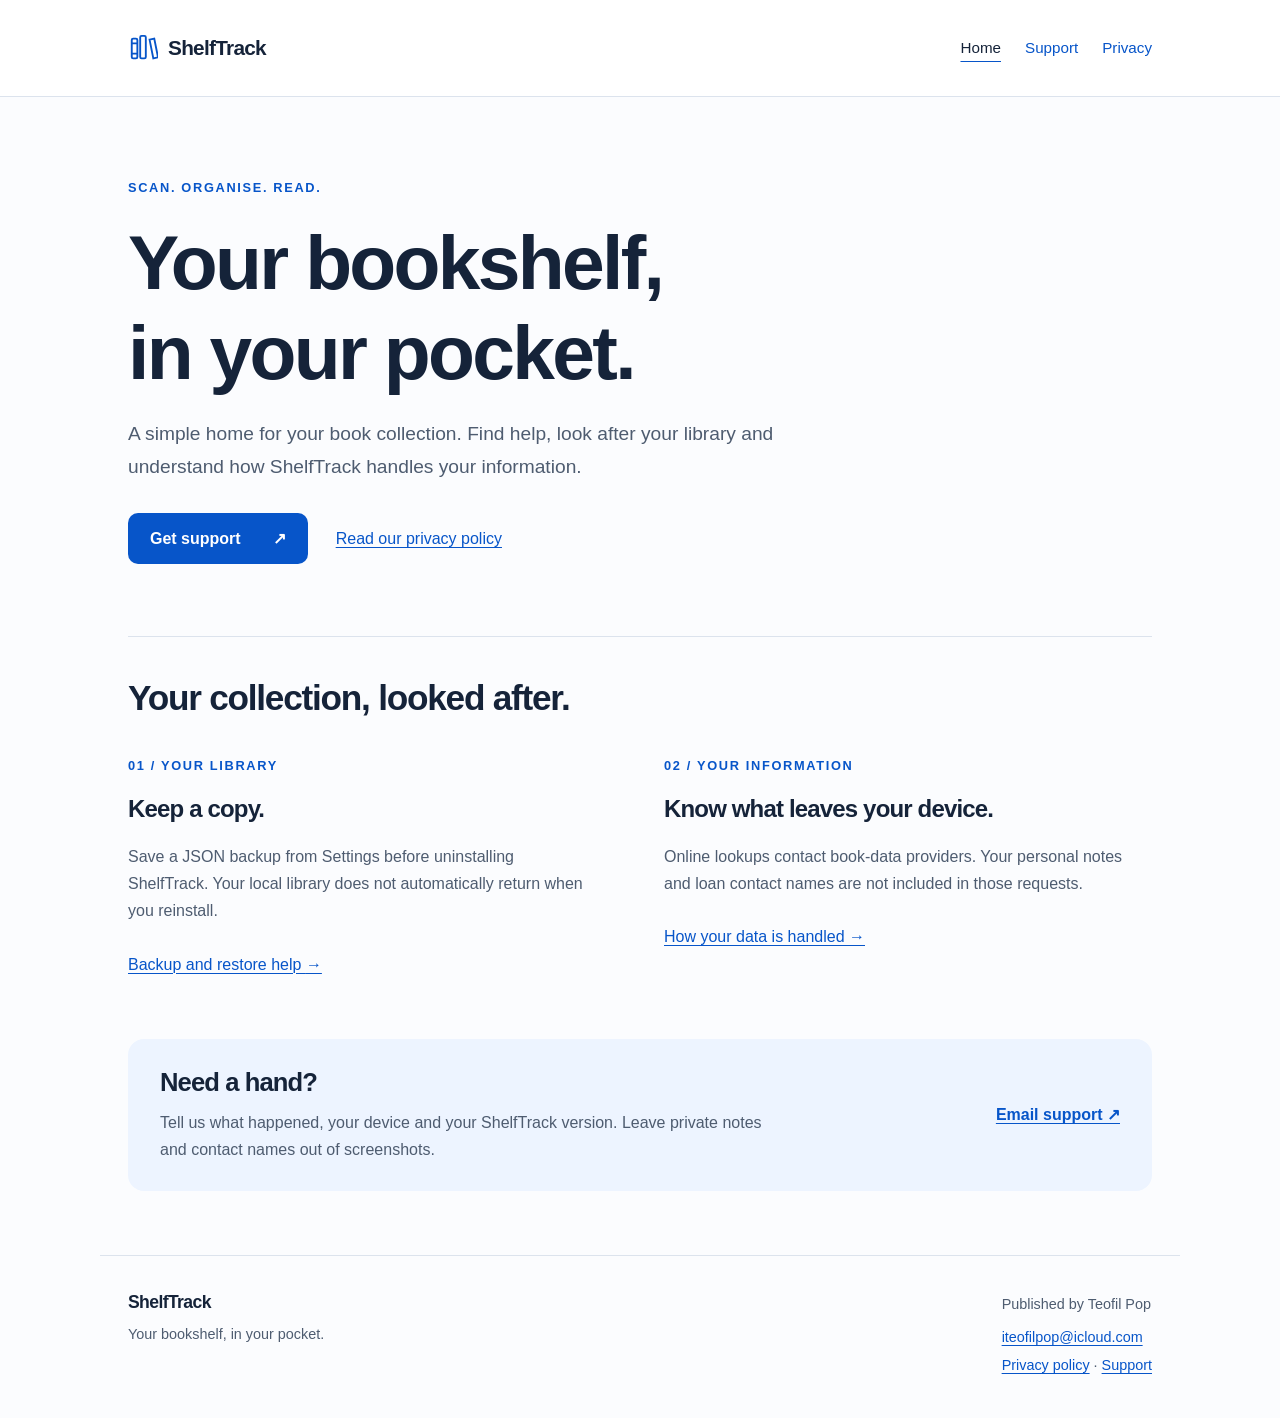
<file: index.html>
<!doctype html>
<html lang="en">
<head>
<meta charset="utf-8">
<meta name="viewport" content="width=device-width, initial-scale=1">
<meta name="description" content="ShelfTrack support and privacy information. Your bookshelf, in your pocket. Scan. Organise. Read.">
<meta name="color-scheme" content="light">
<title>Support &amp; privacy · ShelfTrack</title>
<link rel="icon" href="./assets/favicon.svg" type="image/svg+xml">
<link rel="stylesheet" href="./assets/styles.css">
</head>
<body>
<a class="skip" href="#main">Skip to content</a>
<header class="site-header"><div class="header-inner"><a class="brand" href="./" aria-label="ShelfTrack home"><svg aria-hidden="true" viewBox="0 0 32 32" width="30" height="30" fill="none" stroke="currentColor" stroke-width="2"><rect x="4" y="6" width="6" height="21" rx="1.5"/><path d="M4 11h6M4 22h6"/><rect x="13" y="3" width="6" height="24" rx="1.5"/><path d="m23 7 5-1 4 20-5 1z"/></svg><span>ShelfTrack</span></a><nav aria-label="Main navigation"><a href="./" aria-current="page">Home</a><a href="./support/">Support</a><a href="./privacy/">Privacy</a></nav></div></header>
<main id="main" tabindex="-1"><section class="hero"><p class="eyebrow">Scan. Organise. Read.</p><h1>Your bookshelf,<br>in your pocket.</h1><p class="lead">A simple home for your book collection. Find help, look after your library and understand how ShelfTrack handles your information.</p><div class="actions"><a class="button" href="support/">Get support <span aria-hidden="true">↗</span></a><a class="text-link" href="privacy/">Read our privacy policy</a></div></section>
<section class="essentials" aria-labelledby="essentials-title"><h2 id="essentials-title">Your collection, looked after.</h2><div class="info-grid"><article><p class="step">01 / Your library</p><h3>Keep a copy.</h3><p>Save a JSON backup from Settings before uninstalling ShelfTrack. Your local library does not automatically return when you reinstall.</p><a href="support/#protect-your-collection">Backup and restore help <span aria-hidden="true">→</span></a></article><article><p class="step">02 / Your information</p><h3>Know what leaves your device.</h3><p>Online lookups contact book-data providers. Your personal notes and loan contact names are not included in those requests.</p><a href="privacy/">How your data is handled <span aria-hidden="true">→</span></a></article></div></section>
<section class="contact"><div><h2>Need a hand?</h2><p>Tell us what happened, your device and your ShelfTrack version. Leave private notes and contact names out of screenshots.</p></div><a href="mailto:iteofilpop@icloud.com">Email support <span aria-hidden="true">↗</span></a></section></main>
<footer class="site-footer"><div><a class="brand" href="./">ShelfTrack</a><p>Your bookshelf, in your pocket.</p></div><div><p>Published by Teofil Pop</p><a href="mailto:iteofilpop@icloud.com">iteofilpop@icloud.com</a><p><a href="./privacy/">Privacy policy</a> <span aria-hidden="true">·</span> <a href="./support/">Support</a></p></div></footer>
</body>
</html>
</file>
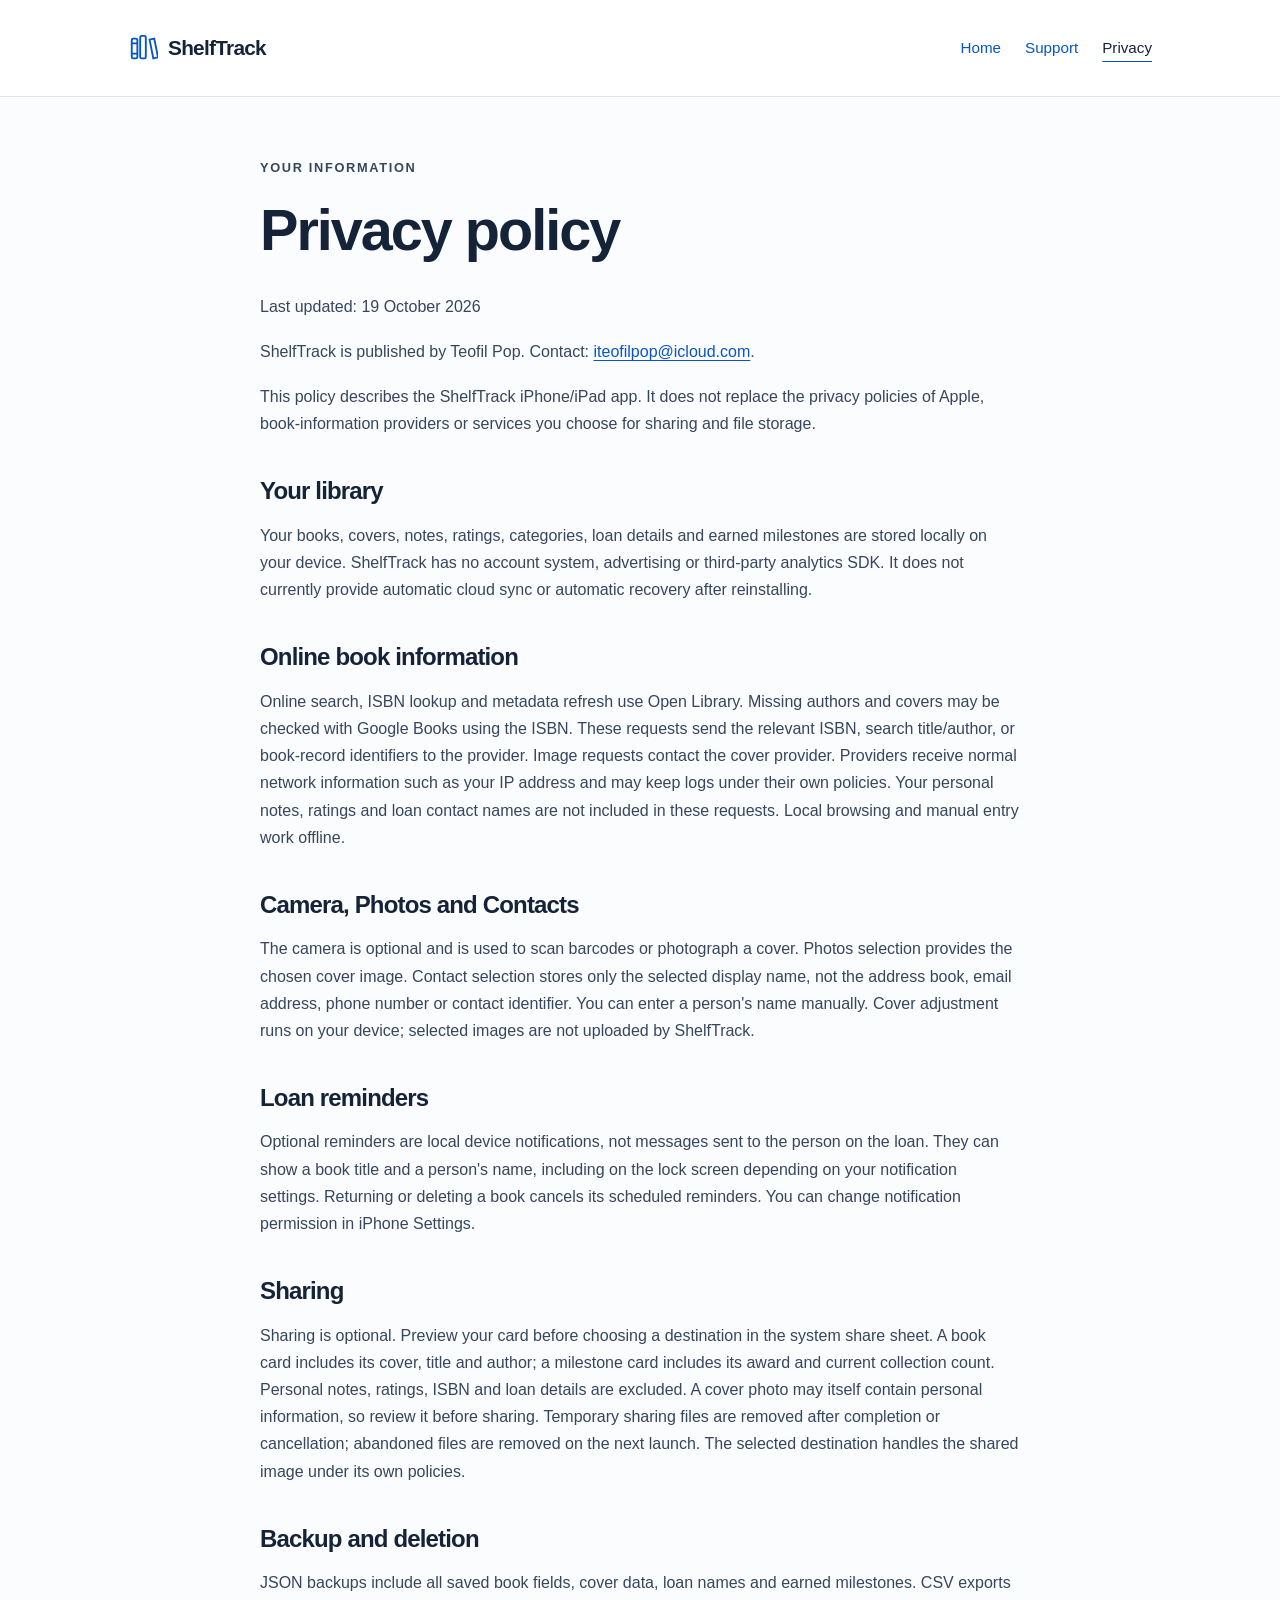
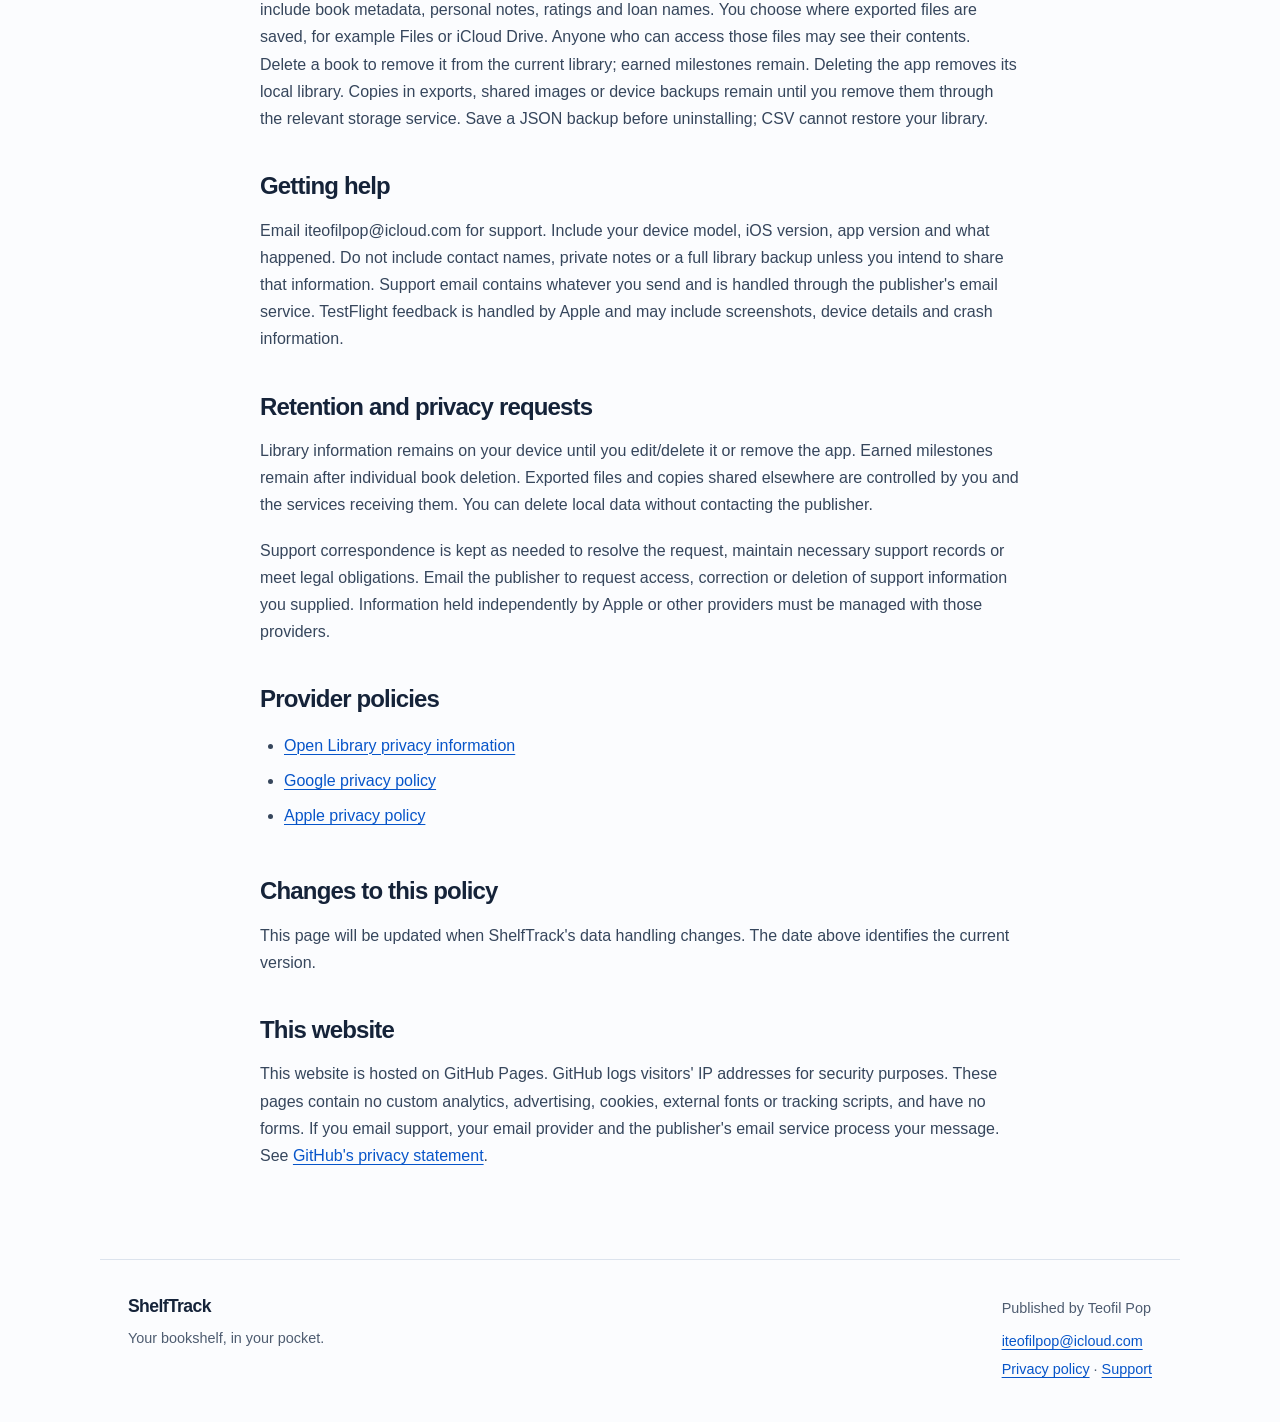
<file: privacy/index.html>
<!doctype html>
<html lang="en">
<head>
<meta charset="utf-8">
<meta name="viewport" content="width=device-width, initial-scale=1">
<meta name="description" content="How ShelfTrack handles library data, book lookups, optional permissions, sharing and backups.">
<meta name="color-scheme" content="light">
<title>Privacy policy · ShelfTrack</title>
<link rel="icon" href="../assets/favicon.svg" type="image/svg+xml">
<link rel="stylesheet" href="../assets/styles.css">
</head>
<body>
<a class="skip" href="#main">Skip to content</a>
<header class="site-header"><div class="header-inner"><a class="brand" href="../" aria-label="ShelfTrack home"><svg aria-hidden="true" viewBox="0 0 32 32" width="30" height="30" fill="none" stroke="currentColor" stroke-width="2"><rect x="4" y="6" width="6" height="21" rx="1.5"/><path d="M4 11h6M4 22h6"/><rect x="13" y="3" width="6" height="24" rx="1.5"/><path d="m23 7 5-1 4 20-5 1z"/></svg><span>ShelfTrack</span></a><nav aria-label="Main navigation"><a href="../">Home</a><a href="../support/">Support</a><a href="../privacy/" aria-current="page">Privacy</a></nav></div></header>
<main id="main" tabindex="-1"><article class="document"><p class="eyebrow">Your information</p><h1>Privacy policy</h1><p>Last updated: 19 October 2026</p>
<p>ShelfTrack is published by Teofil Pop. Contact: <a href="mailto:iteofilpop@icloud.com">iteofilpop@icloud.com</a>.</p>
<p>This policy describes the ShelfTrack iPhone/iPad app. It does not replace the privacy policies of Apple, book-information providers or services you choose for sharing and file storage.</p>
<h2 id="your-library">Your library</h2>
<p>Your books, covers, notes, ratings, categories, loan details and earned milestones are stored locally on your device. ShelfTrack has no account system, advertising or third-party analytics SDK. It does not currently provide automatic cloud sync or automatic recovery after reinstalling.</p>
<h2 id="online-book-information">Online book information</h2>
<p>Online search, ISBN lookup and metadata refresh use Open Library. Missing authors and covers may be checked with Google Books using the ISBN. These requests send the relevant ISBN, search title/author, or book-record identifiers to the provider. Image requests contact the cover provider. Providers receive normal network information such as your IP address and may keep logs under their own policies. Your personal notes, ratings and loan contact names are not included in these requests. Local browsing and manual entry work offline.</p>
<h2 id="camera-photos-and-contacts">Camera, Photos and Contacts</h2>
<p>The camera is optional and is used to scan barcodes or photograph a cover. Photos selection provides the chosen cover image. Contact selection stores only the selected display name, not the address book, email address, phone number or contact identifier. You can enter a person&#x27;s name manually. Cover adjustment runs on your device; selected images are not uploaded by ShelfTrack.</p>
<h2 id="loan-reminders">Loan reminders</h2>
<p>Optional reminders are local device notifications, not messages sent to the person on the loan. They can show a book title and a person&#x27;s name, including on the lock screen depending on your notification settings. Returning or deleting a book cancels its scheduled reminders. You can change notification permission in iPhone Settings.</p>
<h2 id="sharing">Sharing</h2>
<p>Sharing is optional. Preview your card before choosing a destination in the system share sheet. A book card includes its cover, title and author; a milestone card includes its award and current collection count. Personal notes, ratings, ISBN and loan details are excluded. A cover photo may itself contain personal information, so review it before sharing. Temporary sharing files are removed after completion or cancellation; abandoned files are removed on the next launch. The selected destination handles the shared image under its own policies.</p>
<h2 id="backup-and-deletion">Backup and deletion</h2>
<p>JSON backups include all saved book fields, cover data, loan names and earned milestones. CSV exports include book metadata, personal notes, ratings and loan names. You choose where exported files are saved, for example Files or iCloud Drive. Anyone who can access those files may see their contents. Delete a book to remove it from the current library; earned milestones remain. Deleting the app removes its local library. Copies in exports, shared images or device backups remain until you remove them through the relevant storage service. Save a JSON backup before uninstalling; CSV cannot restore your library.</p>
<h2 id="getting-help">Getting help</h2>
<p>Email iteofilpop@icloud.com for support. Include your device model, iOS version, app version and what happened. Do not include contact names, private notes or a full library backup unless you intend to share that information. Support email contains whatever you send and is handled through the publisher&#x27;s email service. TestFlight feedback is handled by Apple and may include screenshots, device details and crash information.</p>
<h2 id="retention-and-privacy-requests">Retention and privacy requests</h2>
<p>Library information remains on your device until you edit/delete it or remove the app. Earned milestones remain after individual book deletion. Exported files and copies shared elsewhere are controlled by you and the services receiving them. You can delete local data without contacting the publisher.</p>
<p>Support correspondence is kept as needed to resolve the request, maintain necessary support records or meet legal obligations. Email the publisher to request access, correction or deletion of support information you supplied. Information held independently by Apple or other providers must be managed with those providers.</p>
<h2 id="provider-policies">Provider policies</h2>
<ul><li><a href="https://openlibrary.org/about/privacy">Open Library privacy information</a></li><li><a href="https://policies.google.com/privacy">Google privacy policy</a></li><li><a href="https://www.apple.com/legal/privacy/">Apple privacy policy</a></li></ul>
<h2 id="changes-to-this-policy">Changes to this policy</h2>
<p>This page will be updated when ShelfTrack&#x27;s data handling changes. The date above identifies the current version.</p>
<h2 id="this-website">This website</h2>
<p>This website is hosted on GitHub Pages. GitHub logs visitors&#x27; IP addresses for security purposes. These pages contain no custom analytics, advertising, cookies, external fonts or tracking scripts, and have no forms. If you email support, your email provider and the publisher&#x27;s email service process your message. See <a href="https://docs.github.com/en/site-policy/privacy-policies/github-general-privacy-statement">GitHub&#x27;s privacy statement</a>.</p></article></main>
<footer class="site-footer"><div><a class="brand" href="../">ShelfTrack</a><p>Your bookshelf, in your pocket.</p></div><div><p>Published by Teofil Pop</p><a href="mailto:iteofilpop@icloud.com">iteofilpop@icloud.com</a><p><a href="../privacy/">Privacy policy</a> <span aria-hidden="true">·</span> <a href="../support/">Support</a></p></div></footer>
</body>
</html>
</file>
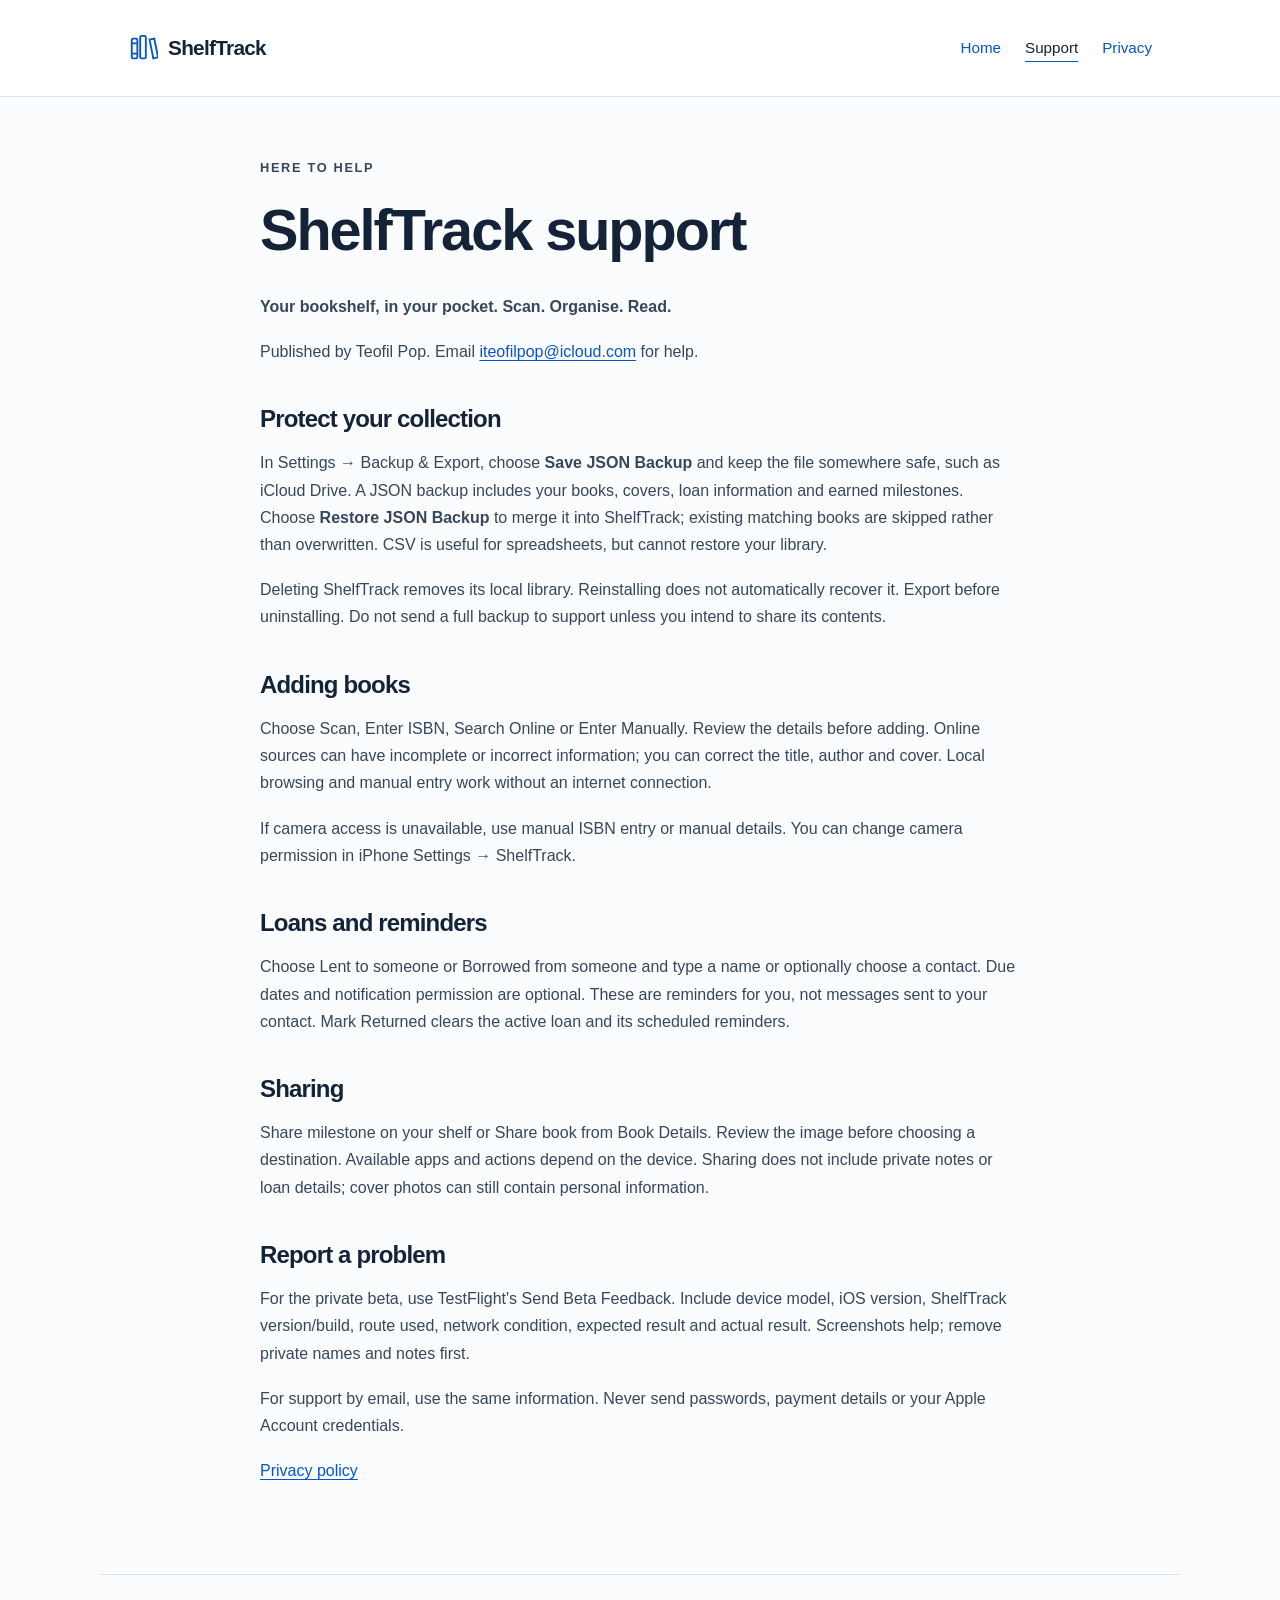
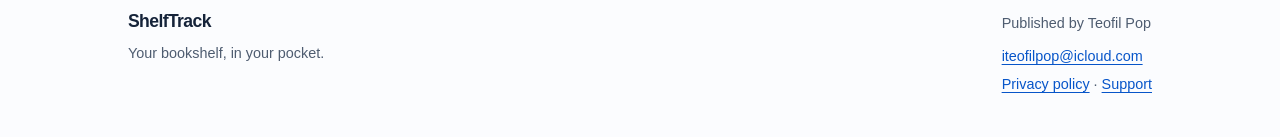
<file: support/index.html>
<!doctype html>
<html lang="en">
<head>
<meta charset="utf-8">
<meta name="viewport" content="width=device-width, initial-scale=1">
<meta name="description" content="Get help with ShelfTrack, protect your book collection and report a problem.">
<meta name="color-scheme" content="light">
<title>Support · ShelfTrack</title>
<link rel="icon" href="../assets/favicon.svg" type="image/svg+xml">
<link rel="stylesheet" href="../assets/styles.css">
</head>
<body>
<a class="skip" href="#main">Skip to content</a>
<header class="site-header"><div class="header-inner"><a class="brand" href="../" aria-label="ShelfTrack home"><svg aria-hidden="true" viewBox="0 0 32 32" width="30" height="30" fill="none" stroke="currentColor" stroke-width="2"><rect x="4" y="6" width="6" height="21" rx="1.5"/><path d="M4 11h6M4 22h6"/><rect x="13" y="3" width="6" height="24" rx="1.5"/><path d="m23 7 5-1 4 20-5 1z"/></svg><span>ShelfTrack</span></a><nav aria-label="Main navigation"><a href="../">Home</a><a href="../support/" aria-current="page">Support</a><a href="../privacy/">Privacy</a></nav></div></header>
<main id="main" tabindex="-1"><article class="document"><p class="eyebrow">Here to help</p><h1>ShelfTrack support</h1><p><strong>Your bookshelf, in your pocket. Scan. Organise. Read.</strong></p>
<p>Published by Teofil Pop. Email <a href="mailto:iteofilpop@icloud.com">iteofilpop@icloud.com</a> for help.</p>
<h2 id="protect-your-collection">Protect your collection</h2>
<p>In Settings → Backup &amp; Export, choose <strong>Save JSON Backup</strong> and keep the file somewhere safe, such as iCloud Drive. A JSON backup includes your books, covers, loan information and earned milestones. Choose <strong>Restore JSON Backup</strong> to merge it into ShelfTrack; existing matching books are skipped rather than overwritten. CSV is useful for spreadsheets, but cannot restore your library.</p>
<p>Deleting ShelfTrack removes its local library. Reinstalling does not automatically recover it. Export before uninstalling. Do not send a full backup to support unless you intend to share its contents.</p>
<h2 id="adding-books">Adding books</h2>
<p>Choose Scan, Enter ISBN, Search Online or Enter Manually. Review the details before adding. Online sources can have incomplete or incorrect information; you can correct the title, author and cover. Local browsing and manual entry work without an internet connection.</p>
<p>If camera access is unavailable, use manual ISBN entry or manual details. You can change camera permission in iPhone Settings → ShelfTrack.</p>
<h2 id="loans-and-reminders">Loans and reminders</h2>
<p>Choose Lent to someone or Borrowed from someone and type a name or optionally choose a contact. Due dates and notification permission are optional. These are reminders for you, not messages sent to your contact. Mark Returned clears the active loan and its scheduled reminders.</p>
<h2 id="sharing">Sharing</h2>
<p>Share milestone on your shelf or Share book from Book Details. Review the image before choosing a destination. Available apps and actions depend on the device. Sharing does not include private notes or loan details; cover photos can still contain personal information.</p>
<h2 id="report-a-problem">Report a problem</h2>
<p>For the private beta, use TestFlight&#x27;s Send Beta Feedback. Include device model, iOS version, ShelfTrack version/build, route used, network condition, expected result and actual result. Screenshots help; remove private names and notes first.</p>
<p>For support by email, use the same information. Never send passwords, payment details or your Apple Account credentials.</p>
<p><a href="../privacy/">Privacy policy</a></p></article></main>
<footer class="site-footer"><div><a class="brand" href="../">ShelfTrack</a><p>Your bookshelf, in your pocket.</p></div><div><p>Published by Teofil Pop</p><a href="mailto:iteofilpop@icloud.com">iteofilpop@icloud.com</a><p><a href="../privacy/">Privacy policy</a> <span aria-hidden="true">·</span> <a href="../support/">Support</a></p></div></footer>
</body>
</html>
</file>
<file: assets/styles.css>
:root{color-scheme:light;--paper:#fbfcfe;--ink:#152339;--muted:#4e5c70;--blue:#0755c9;--line:#dce3ed;--soft:#edf4ff;--content:1080px}
*{box-sizing:border-box}
html{font-size:100%;scroll-padding-top:1rem}
body{margin:0;background:var(--paper);color:var(--ink);font-family:-apple-system,BlinkMacSystemFont,"Segoe UI",sans-serif;font-size:1rem;line-height:1.7;overflow-wrap:anywhere}
a{color:var(--blue);text-decoration-thickness:.07em;text-underline-offset:.2em}
a:hover{text-decoration-thickness:.13em}
a:focus-visible{outline:3px solid var(--blue);outline-offset:5px;border-radius:3px}
.skip{position:absolute;top:8px;left:16px;transform:translateY(-180%);padding:8px 16px;background:white;z-index:2}
.skip:focus{transform:none}
.site-header{border-bottom:1px solid var(--line);background:#fff}
.header-inner,.site-footer,main{max-width:var(--content);margin-inline:auto;padding-inline:28px}
.header-inner{min-height:96px;display:flex;gap:24px;align-items:center;justify-content:space-between;padding-block:18px}
.brand{display:inline-flex;gap:10px;align-items:center;color:var(--ink);font-size:1.3rem;font-weight:750;text-decoration:none;letter-spacing:-.035em}
.brand svg{color:var(--blue);flex-shrink:0}
nav{display:flex;flex-wrap:wrap;gap:8px 24px}
nav a{font-size:.95rem;text-decoration:none;min-height:44px;display:inline-flex;align-items:center}
nav [aria-current=page]{color:var(--ink);text-decoration:underline;text-decoration-color:var(--blue);text-underline-offset:.5em}
h1,h2,h3{line-height:1.18;letter-spacing:-.035em;margin:0 0 20px}
h1{font-size:clamp(2.4rem,6.4vw,4.8rem);font-weight:750}
h2{font-size:clamp(1.65rem,3vw,2.2rem)}
h3{font-size:1.5rem}
p{margin:0 0 18px}
.eyebrow,.step{font-size:.8rem;font-weight:700;letter-spacing:.13em;text-transform:uppercase;color:var(--blue)}
.hero{padding-block:80px 72px;max-width:820px}
.lead{font-size:1.2rem;max-width:650px;color:var(--muted)}
.actions{display:flex;align-items:center;flex-wrap:wrap;gap:20px 28px;margin-top:30px}
.button{display:inline-flex;align-items:center;gap:32px;padding:12px 22px;border-radius:10px;background:var(--blue);color:#fff;text-decoration:none;font-weight:650;min-height:48px}
.button:hover{background:#0346a8}
.text-link{padding-block:10px}
.essentials{padding-block:40px 52px;border-top:1px solid var(--line)}
.info-grid{display:grid;grid-template-columns:1fr 1fr;gap:48px;margin-top:36px}
.info-grid article{max-width:460px}
.info-grid p:not(.step){color:var(--muted)}
.info-grid a{display:inline-block;min-height:44px;padding-block:8px}
.contact{margin-bottom:64px;padding:28px 32px;background:var(--soft);border-radius:16px;display:flex;gap:28px;align-items:center;justify-content:space-between}
.contact h2{font-size:1.6rem;margin-bottom:12px}
.contact p{max-width:630px;margin:0;color:var(--muted)}
.contact>a{font-weight:650;flex-shrink:0;min-height:44px;padding-block:8px}
.document{max-width:760px;margin-inline:auto;padding-block:60px 72px}
.document h1{font-size:clamp(2.3rem,5vw,3.6rem);margin-bottom:28px}
.document h2{font-size:1.5rem;margin-top:38px;margin-bottom:14px;line-height:1.35}
.document p,.document li{color:#36465c}
.document ul{padding-left:24px}
.document li{padding-bottom:8px}
.site-footer{border-top:1px solid var(--line);display:flex;gap:28px;justify-content:space-between;padding-block:32px;font-size:.9rem;color:var(--muted)}
.site-footer p{margin:4px 0 8px}
.site-footer .brand{font-size:1.1rem}
@media(max-width:600px){.header-inner,main,.site-footer{padding-inline:20px}.header-inner{align-items:flex-start;flex-direction:column;gap:8px}nav{gap:24px}.hero{padding-block:48px}.info-grid{grid-template-columns:1fr;gap:32px}.contact{display:block;padding:24px;margin-bottom:40px}.contact>a{display:inline-block;margin-top:18px}.site-footer{flex-direction:column;gap:20px}.document{padding-block:40px}.actions{gap:12px 24px}}
@media(prefers-reduced-motion:reduce){*{scroll-behavior:auto}}
@media print{.site-header,.skip,.site-footer{display:none}body{background:#fff;color:#000}a{color:inherit}.document{padding:0;max-width:none}}
</file>
